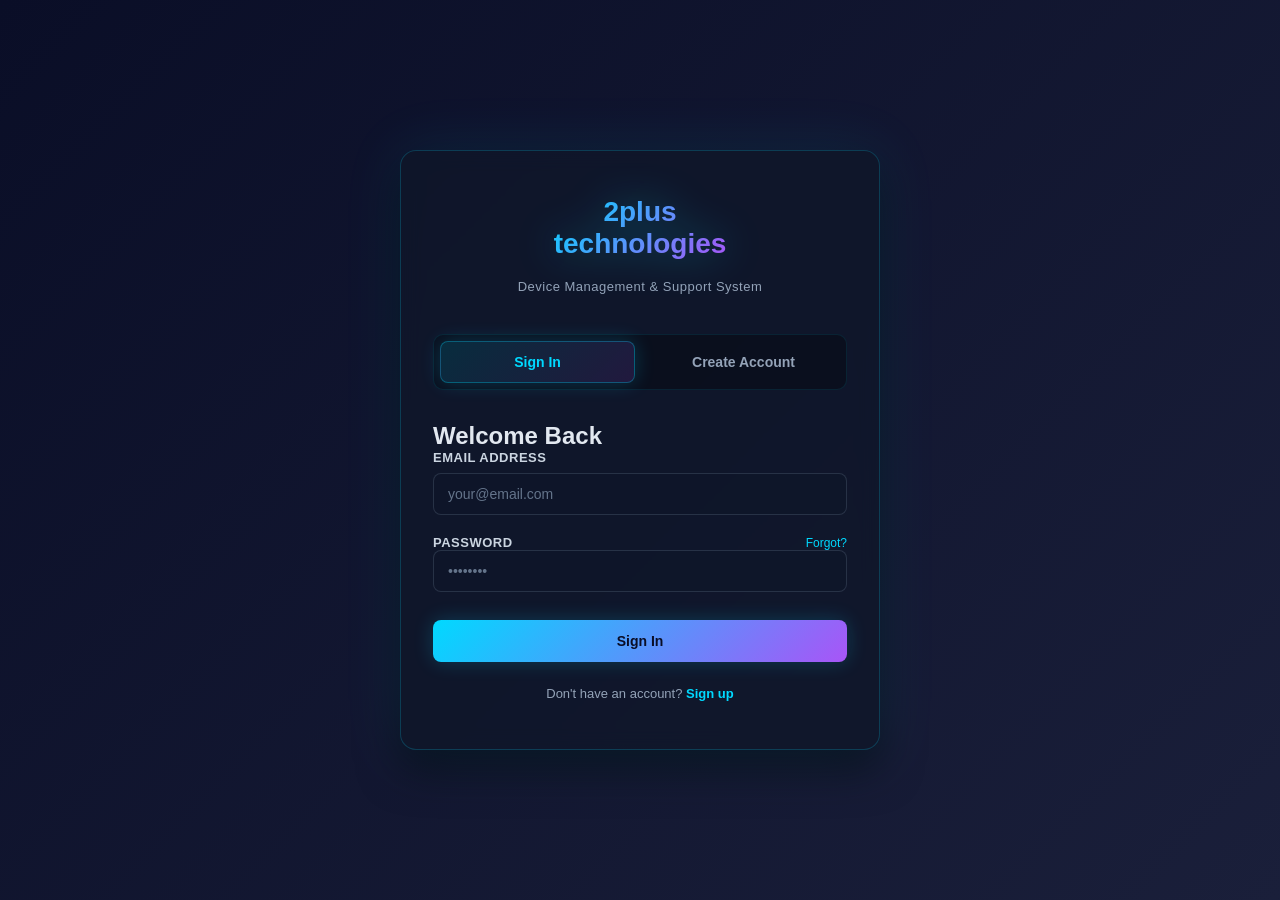
<file: templates/index.html>
<!DOCTYPE html>
<html lang="en">
<head>
    <meta charset="UTF-8">
    <meta name="viewport" content="width=device-width, initial-scale=1.0">
    <link rel="stylesheet" href="/static/style.css">
    <title>2PT-DMS | Authentication</title>
</head>
<body>

    <div class="auth-container">
        <div class="brand-header">
            <div class="logo">
                <h1>2plus technologies </h1>
            </div>
            <p>Device Management & Support System</p>
        </div>

        <div class="tab-switcher">
            <button id="tab-login" class="tab-btn active">Sign In</button>
            <button id="tab-signup" class="tab-btn">Create Account</button>
        </div>

        <!-- LOGIN VIEW -->
        <div id="view-login" class="active">
            <h2>Welcome Back</h2>
            
            <div class="input-group">
                <label for="login-email">Email Address</label>
                <input type="email" id="login-email" placeholder="your@email.com">
            </div>

            <div class="input-group">
                <div class="label-with-link">
                    <label for="login-password">Password</label>
                    <a class="link-forgot" id="forgot-password">Forgot?</a>
                </div>
                <input type="password" id="login-password" placeholder="••••••••">
            </div>

            <button class="btn-primary" onclick="handleLogin()">Sign In</button>
            <p class="auth-footer">Don't have an account? <a onclick="switchTab('signup')">Sign up</a></p>
        </div>

        <!-- SIGNUP VIEW -->
        <div id="view-signup" class="hidden">
            <h2>Create Account</h2>

            <div class="account-type-group">
                <label class="section-label">Account Type</label>
                <div class="radio-group">
                    <label class="radio-option active" id="label-individual">
                        <input type="radio" name="account_type" value="individual" checked onchange="toggleAccountType('individual')">
                        <span class="radio-label">Individual</span>
                    </label>
                    <label class="radio-option" id="label-corporate">
                        <input type="radio" name="account_type" value="corporate" onchange="toggleAccountType('corporate')">
                        <span class="radio-label">Business</span>
                    </label>
                </div>
            </div>

            <div class="input-group">
                <label for="signup-firstname">First Name</label>
                <input type="text" id="signup-firstname" placeholder="John">
                </div>
                <div class="input-group">
                <label for="signup-lastname">Last Name</label>
                <input type="text" id="signup-lastname" placeholder="Doe">
               
            </div>

            <div id="corporate-fields" class="conditional-fields hidden">
                <div class="input-group">
                    <label for="signup-orgname">Business Name</label>
                    <input type="text" id="signup-orgname" placeholder="Your Company Ltd">
                </div>
                <div class="input-group">
                    <label for="signup-orgreg">Registration Number</label>
                    <input type="text" id="signup-orgreg" placeholder="RC-1234567">
                </div>
            </div>

            <div class="input-group">
                <label for="signup-email">Email Address</label>
                <input type="email" id="signup-email" placeholder="your@email.com">
            </div>

            <div class="input-group">
                <label for="signup-phone">Phone Number</label>
                <input type="tel" id="signup-phone" placeholder="+234 800 000 0000">
            </div>

            <div class="input-group">
                <label for="signup-password">Password</label>
                <input type="password" id="signup-password" placeholder="Min. 8 characters">
            </div>
            <div class="input-group">
                <label for="address">Addres</label>
                <textarea id="address" placeholder="22 st street kano"></textarea>
                    
            </div>

            <button class="btn-primary" onclick="handleSignUp()">Create Account</button>
            <p class="auth-footer">Already have an account? <a onclick="switchTab('login')">Sign in</a></p>
        </div>

        <!-- FORGOT PASSWORD VIEW -->
        <div id="view-forgot" class="hidden">
            <div class="forgot-header">
                <h2 id="forgot-title">Reset Password</h2>
                <p id="forgot-subtitle">Enter your email to receive a verification code.</p>
            </div>

            <div class="input-group" id="step-1-group">
                <label for="reset-email">Email Address</label>
                <input type="email" id="reset-email" placeholder="your@email.com">
            </div>

            <div id="step-2-group" class="conditional-fields hidden">
                <div class="input-group">
                    <div class="label-with-link">
                        <label for="reset-otp">Verification Code</label>
                        <a class="link-forgot" onclick="resendOTP()">Resend</a>
                    </div>
                    <input type="text" id="reset-otp" maxlength="6" placeholder="000000">
                </div>

                <div class="input-group">
                    <label for="reset-new-password">New Password</label>
                    <input type="password" id="reset-new-password" placeholder="••••••••">
                </div>
            </div>

            <button id="btn-forgot-submit" class="btn-primary" onclick="handleForgotPassword()">Send Code</button>
            <button class="btn-secondary" onclick="switchTab('login')">Back to Sign In</button>
        </div>
    </div>

    <script src="/static/script.js"></script>
</body>
    </html>
</file>
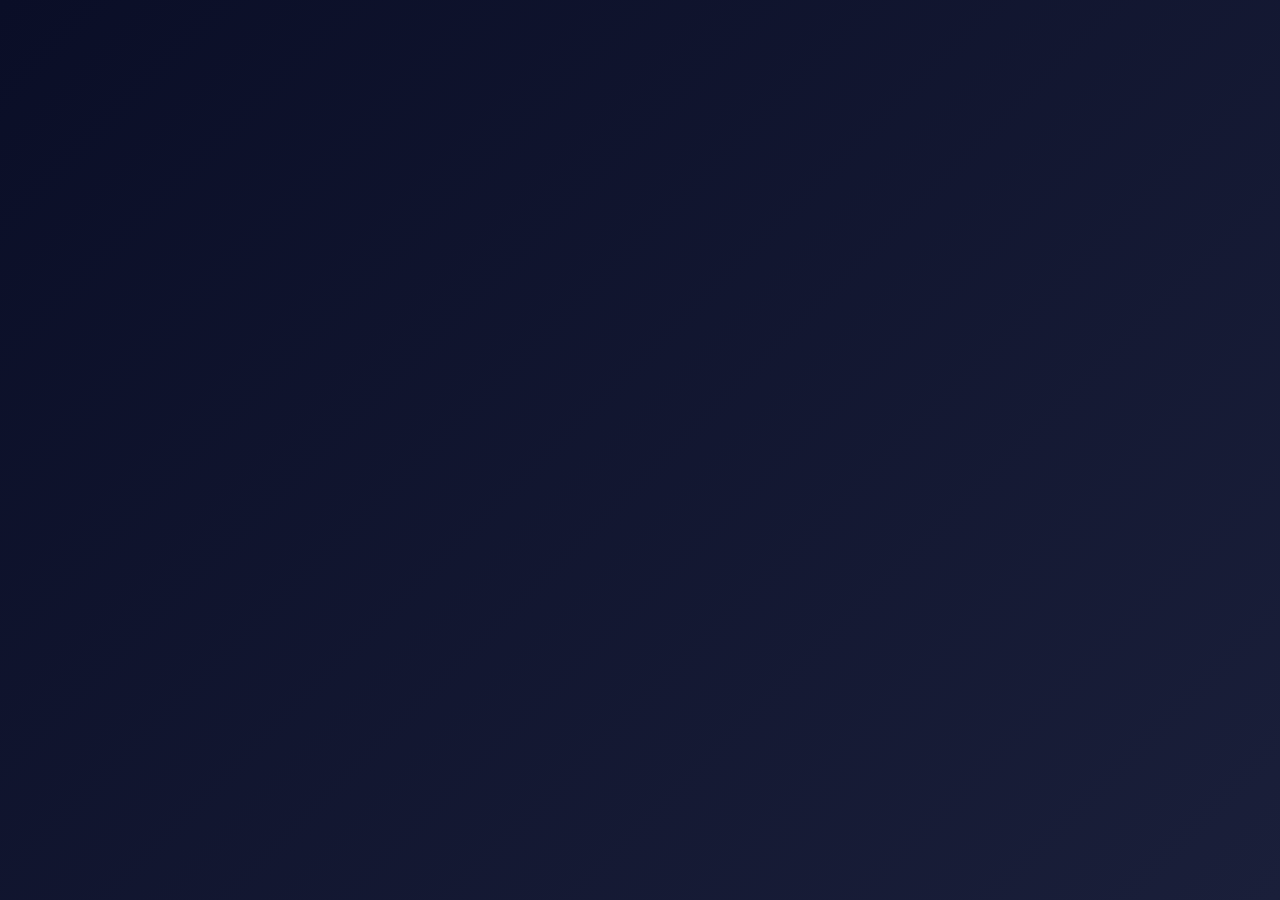
<file: templates/new-feature.html>
<!DOCTYPE html>
<html lang="en">
<head>
    <meta charset="UTF-8">
    <title>Page title</title>
    <link rel="stylesheet" href="https://cdnjs.cloudflare.com/ajax/libs/font-awesome/6.4.0/css/all.min.css">
    

    <link rel="stylesheet" href="/static/new-feature.css">
    <link rel = "stylesheet" href="/static/dashboard.css">
<body>
    <section id="view-myorganization" class="view hidden">
    <div class="card">
        <div class="card-head"><h2 id="my-org-name"></h2></div>
        
        <!-- 🔽 VIEW 1: One-time "Add Organization" Form 🔽 -->
        <div id="org-create-view" class="card-body hidden">
            <div class="form-card">
                <h3 style="margin-bottom: 8px;">Set Up Your Organization</h3>
                <p class="muted small" style="margin-bottom: 16px;">Create or join an organization to manage devices and collaborate with agents.</p>
                <form id="org-form">
                    <label>
                        Organization Name
                        <input type="text" id="org-name" class="search" required placeholder="e.g. 2PT Solutions" style="width: 100%;">
                    </label>
                    
                    <label>
                        Registration Number <span class="optional">registration number of company</span>
                        <input type="text" id="org-reg" class="search" placeholder="RC-123456" style="width: 100%;">
                    </label>
                    
                    <div class="form-actions">
                        <button type="submit" class="primary">Create Organization</button>
                    </div>
                </form>
            </div>
        </div>

        <!-- 🔽 VIEW 2: Organization Info (Hidden by default) 🔽 -->
        <div id="org-info-view" class="hidden">
            <div class="panel-grid">
                <!-- Details Card -->
                <div class="card">
                    <div class="card-head"><h3><i class="fa-solid fa-building"></i> Organization Details</h3></div>
                    <div class="stat-row">
                        <span class="muted">Name:</span>
                        <span id="org-display-name">—</span>
                    </div>
                    <div class="stat-row">
                        <span class="muted">Admin:</span>
                        <span id="org-display-admin">—</span>
                    </div>
                    <div class="stat-row" style="border-bottom: none; padding-top: 8px;">
                        <span class="muted">Status:</span>
                        <span class="badge green">Active</span>
                    </div>
                </div>

                <!-- Announcements Card -->
                <div class="card">
                    <div class="card-head"><h3><i class="fa-solid fa-bullhorn" style="color:#e2e8f0"></i> Announcements</h3></div>
                    <p id="org-announcement" class="muted" style="padding: 8px 0;">No recent announcements from admin.</p>
                </div>

                <!-- Messages Card -->
                <div class="card">
                    <div class="card-head"><h3><i class="fa-solid fa-message"></i> Admin Messages</h3></div>
                    <div id="org-messages">
                        <div>
                            <strong>System/Admin:</strong> Welcome to the organization dashboard. Please review device assignments and keep statuses updated.
                            <div class="muted small">Today, 09:00 AM</div>
                        </div>
                    </div>
                    <div style="text-align: right; margin-top: 12px;">
                        <button class="link" onclick="openMessageComposer()"><i class="fa-solid fa-reply"></i> Reply to Admin</button>
                    </div>
                </div>
            </div>
        </div>
    </div>
</section>
<script src="/static/new-feature.js" defer></script>

</body>
</html>
</file>
<file: static/style.css>
* {
            margin: 0;
            padding: 0;
            box-sizing: border-box;
        }

        body {
            font-family: -apple-system, BlinkMacSystemFont, 'Segoe UI', 'Roboto', 'Oxygen', 'Ubuntu', 'Cantarell', sans-serif;
            background: linear-gradient(135deg, #0a0e27 0%, #1a1f3a 100%);
            min-height: 100vh;
            display: flex;
            justify-content: center;
            align-items: center;
            padding: 20px;
            color: #e2e8f0;
        }

        .auth-container {
            width: 100%;
            max-width: 480px;
            background: rgba(15, 23, 42, 0.8);
            backdrop-filter: blur(10px);
            border: 1px solid rgba(0, 217, 255, 0.2);
            border-radius: 16px;
            padding: 48px 32px;
            box-shadow: 
                0 0 60px rgba(0, 217, 255, 0.1),
                0 20px 40px rgba(0, 0, 0, 0.5);
        }

        .brand-header {
            text-align: center;
            margin-bottom: 40px;
        }

        .logo {
            width: 64px;
            height: 64px;
            margin: 0 auto 16px;
            display: flex;
            align-items: center;
            justify-content: center;
            filter: drop-shadow(0 0 20px rgba(0, 217, 255, 0.4));
        }

        .brand-header h1 {
            font-size: 28px;
            font-weight: 700;
            background: linear-gradient(135deg, #00d9ff, #a855f7);
            -webkit-background-clip: text;
            -webkit-text-fill-color: transparent;
            background-clip: text;
            margin-bottom: 6px;
        }

        .brand-header p {
            font-size: 13px;
            color: #94a3b8;
            letter-spacing: 0.5px;
        }

        .tab-switcher {
            display: flex;
            gap: 12px;
            margin-bottom: 32px;
            background: rgba(0, 0, 0, 0.3);
            padding: 6px;
            border-radius: 10px;
            border: 1px solid rgba(0, 217, 255, 0.1);
        }

        .tab-btn {
            flex: 1;
            padding: 12px 16px;
            border: none;
            background: transparent;
            color: #94a3b8;
            font-size: 14px;
            font-weight: 600;
            border-radius: 8px;
            cursor: pointer;
            transition: all 0.3s ease;
        }

        .tab-btn:hover {
            color: #00d9ff;
        }

        .tab-btn.active {
            background: linear-gradient(135deg, rgba(0, 217, 255, 0.15), rgba(168, 85, 247, 0.15));
            color: #00d9ff;
            border: 1px solid rgba(0, 217, 255, 0.3);
            box-shadow: 0 0 20px rgba(0, 217, 255, 0.2);
        }

        /* KEY FIX: Use visibility + opacity instead of display */
        .auth-view {
            visibility: hidden;
            opacity: 0;
            position: absolute;
            transition: opacity 0.3s ease;
            pointer-events: none;
        }
        .hidden{
            display: none !important;
        }

        .auth-view.active {
            visibility: visible;
            opacity: 1;
            position: relative;
            pointer-events: auto;
        }

        .auth-view h2 {
            font-size: 24px;
            margin-bottom: 24px;
            color: #f1f5f9;
        }

        .input-group {
            margin-bottom: 20px;
        }

        .input-group label {
            display: block;
            font-size: 13px;
            font-weight: 600;
            color: #cbd5e1;
            margin-bottom: 8px;
            text-transform: uppercase;
            letter-spacing: 0.5px;
        }

        .input-group input {
            width: 100%;
            padding: 12px 14px;
            background: rgba(15, 23, 42, 0.8);
            border: 1px solid rgba(100, 116, 139, 0.3);
            border-radius: 8px;
            color: #f1f5f9;
            font-size: 14px;
            outline: none;
            transition: all 0.3s ease;
        }

        .input-group input::placeholder {
            color: #64748b;
        }

        .input-group input:focus {
            background: rgba(0, 217, 255, 0.05);
            border-color: #00d9ff;
            box-shadow: 0 0 20px rgba(0, 217, 255, 0.2);
        }

        .label-with-link {
            display: flex;
            justify-content: space-between;
            align-items: center;
        }

        .label-with-link label {
            margin-bottom: 0;
        }

        .link-forgot {
            font-size: 12px;
            color: #00d9ff;
            text-decoration: none;
            font-weight: 500;
            cursor: pointer;
            transition: all 0.2s ease;
        }

        .link-forgot:hover {
            color: #a855f7;
            text-decoration: underline;
        }

        .account-type-group {
            margin-bottom: 24px;
        }

        .section-label {
            display: block;
            font-size: 12px;
            font-weight: 700;
            color: #94a3b8;
            margin-bottom: 12px;
            text-transform: uppercase;
            letter-spacing: 0.5px;
        }

        .radio-group {
            display: flex;
            gap: 12px;
        }

        .radio-option {
            flex: 1;
        }

        .radio-option input {
            display: none;
        }

        .radio-option.active .radio-label {
            border-color: #00d9ff;
            background: rgba(0, 217, 255, 0.1);
            color: #00d9ff;
            box-shadow: 0 0 15px rgba(0, 217, 255, 0.15);
        }

        .radio-label {
            display: block;
            padding: 12px 16px;
            border: 1px solid rgba(100, 116, 139, 0.3);
            border-radius: 8px;
            text-align: center;
            font-size: 13px;
            font-weight: 600;
            color: #94a3b8;
            cursor: pointer;
            transition: all 0.3s ease;
        }

        .radio-label:hover {
            border-color: #00d9ff;
            color: #00d9ff;
        }

        .conditional-fields {
            display: block;
            transition: all 0.3s ease;
        }

        .conditional-fields.hidden {
            display: none;
        }

        .btn-primary {
            width: 100%;
            padding: 13px 16px;
            margin-top: 8px;
            background: linear-gradient(135deg, #00d9ff, #a855f7);
            border: none;
            border-radius: 8px;
            color: #0a0e27;
            font-size: 14px;
            font-weight: 700;
            cursor: pointer;
            transition: all 0.3s ease;
            box-shadow: 0 0 20px rgba(0, 217, 255, 0.2);
        }

        .btn-primary:hover {
            transform: translateY(-2px);
            box-shadow: 0 0 30px rgba(0, 217, 255, 0.4);
        }

        .btn-primary:active {
            transform: translateY(0);
        }

        .btn-secondary {
            width: 100%;
            padding: 12px 16px;
            margin-top: 12px;
            background: transparent;
            border: 1px solid rgba(0, 217, 255, 0.3);
            border-radius: 8px;
            color: #00d9ff;
            font-size: 14px;
            font-weight: 600;
            cursor: pointer;
            transition: all 0.3s ease;
        }

        .btn-secondary:hover {
            background: rgba(0, 217, 255, 0.1);
            box-shadow: 0 0 15px rgba(0, 217, 255, 0.15);
        }

        .forgot-header {
            margin-bottom: 28px;
        }

        .forgot-header h2 {
            font-size: 24px;
            margin-bottom: 8px;
        }

        .forgot-header p {
            font-size: 13px;
            color: #94a3b8;
            line-height: 1.5;
        }

        .auth-footer {
            font-size: 13px;
            color: #94a3b8;
            text-align: center;
            margin-top: 24px;
        }

        .auth-footer a {
            color: #00d9ff;
            text-decoration: none;
            font-weight: 600;
            cursor: pointer;
        }

        .auth-footer a:hover {
            color: #a855f7;
            text-decoration: underline;
        }

        @media (max-width: 480px) {
            .auth-container {
                padding: 32px 20px;
            }
        }
   .input-group textarea {
            width: 100%;
            field-sizing:content;
            padding: 12px 14px;
            background: rgba(15, 23, 42, 0.8);
            border: 1px solid rgba(100, 116, 139, 0.3);
            border-radius: 8px;
            color: #f1f5f9;
            font-size: 14px;
            outline: none;
            transition: all 0.3s ease;
        }

        .input-group textarea::placeholder {
            color: #64748b;
}
#toast-container {
    position: fixed;
    top: 20px;
    right: 20px;
    z-index: 9999;
}

.toast {
    margin-bottom: 10px;
    padding: 12px 20px;
    border-radius: 5px;
    color: #fff;
    font-size: 14px;
    box-shadow: 0 2px 6px rgba(0,0,0,0.2);
    opacity: 0.95;
    transition: opacity 0.5s ease;
}

.toast.success {
    background-color: #28a745; /* green */
}

.toast.error {
    background-color: #dc3545; /* red */
}

.toast.fade-out {
    opacity: 0;
}
</file>
<file: static/new-feature.css>
/* ===== ORGANIZATION SECTION ===== */
#org-create-view .form-card {
    max-width: 480px;
    margin: 0 auto;
    padding: 10px 0;
}

#org-create-view label {
    margin-bottom: 8px;
}

#org-create-view input[type="text"] {
    width: 100%;
    margin-bottom: 4px;
}

#org-create-view button.primary {
    margin-top: 8px;
}

#org-info-view .panel-grid {
    grid-template-columns: repeat(auto-fit, minmax(280px, 1fr));
    gap: 16px;
}

#org-info-view .card {
    margin: 0;
}

#org-messages {
    min-height: 120px;
}

#org-messages > div {
    background: rgba(34, 211, 238, 0.08);
    border: 1px solid rgba(34, 211, 238, 0.25);
    border-radius: 11px;
    padding: 12px 14px;
    margin-bottom: 12px;
    line-height: 1.5;
}

#org-messages strong {
    color: var(--text);
    font-weight: 600;
}

#org-messages .muted {
    margin-top: 6px;
    font-size: 11.5px;
}

/* ===== MOBILE RESPONSIVE ===== */
@media (max-width: 860px) {
    .main { 
        padding: 16px 12px; 
    }
    
    .card {
        padding: 16px 14px;
        margin-bottom: 16px;
    }
    
    .card-head h2 {
        font-size: 18px;
    }
    
    .card-head h3 {
        font-size: 15px;
    }
    
    .panel-grid {
        grid-template-columns: 1fr;
        gap: 14px;
    }
    
    button.primary {
        width: 100%;
        max-width: none;
    }
    
    #toast-container {
        left: 12px;
        right: 12px;
    }
    
    .toast {
        width: auto;
    }
}
</file>
<file: static/dashboard.css>
:root {
    --bg: #0a0e27;
    --bg-2: #1a1f3a;
    --card: rgba(255, 255, 255, 0.04);
    --border: rgba(255, 255, 255, 0.09);
    --text: #e2e8f0;
    --muted: #8b97b5;
    --cyan: #22d3ee;
    --purple: #a855f7;
    --green: #34d399;
    --amber: #fbbf24;
    --red: #f87171;
}

* { box-sizing: border-box; margin: 0; padding: 0; }

body {
    font-family: "Segoe UI", system-ui, -apple-system, sans-serif;
    background: linear-gradient(135deg, var(--bg) 0%, var(--bg-2) 100%);
    color: var(--text);
    min-height: 100vh;
}

.layout { display: flex; min-height: 100vh; }
.hidden { display: none !important; }
.muted { color: var(--muted); }
.small { font-size: 12px; }

/* sidebar */
.sidebar {
    width: 250px;
    flex-shrink: 0;
    background: rgba(10, 14, 39, 0.75);
    border-right: 1px solid var(--border);
    padding: 22px 16px;
    display: flex;
    flex-direction: column;
    gap: 26px;
}

.brand { display: flex; align-items: center; gap: 12px; }
.brand-mark {
    width: 40px; height: 40px;
    border-radius: 11px;
    display: grid; place-items: center;
    font-weight: 700; font-size: 13px; color: #06121a;
    background: linear-gradient(135deg, var(--cyan), var(--purple));
}
.brand-name { font-weight: 700; letter-spacing: .4px; }
.brand-sub { font-size: 12px; color: var(--muted); }

.nav { display: flex; flex-direction: column; gap: 4px; flex: 1; }
.nav button {
    display: flex; align-items: center; gap: 11px;
    background: none; border: none; cursor: pointer;
    color: var(--muted); font-size: 14px;
    padding: 11px 13px; border-radius: 10px;
    text-align: left; width: 100%;
    font-family: inherit;
}
.nav button i { width: 16px; text-align: center; }
.nav button:hover { background: rgba(255, 255, 255, 0.05); color: var(--text); }
.nav button.active {
    background: linear-gradient(90deg, rgba(34, 211, 238, .18), rgba(168, 85, 247, .18));
    color: #fff;
    border: 1px solid rgba(34, 211, 238, .35);
}

.logout {
    background: rgba(248, 113, 113, .1);
    border: 1px solid rgba(248, 113, 113, .35);
    color: #fca5a5;
    padding: 10px; border-radius: 10px; cursor: pointer;
    font-family: inherit; font-size: 13px;
}

/* main */
.main { flex: 1; padding: 26px 30px 50px; min-width: 0; }
.topbar {
    display: flex; justify-content: space-between; align-items: center;
    gap: 20px; margin-bottom: 26px; flex-wrap: wrap;
}
.topbar h1 { font-size: 23px; }
.topbar p { font-size: 13px; margin-top: 4px; }

.user-chip {
    display: flex; align-items: center; gap: 11px;
    background: var(--card); border: 1px solid var(--border);
    padding: 8px 14px; border-radius: 12px;
}
.avatar {
    width: 36px; height: 36px; border-radius: 50%;
    display: grid; place-items: center;
    font-weight: 700; font-size: 13px; color: #06121a;
    background: linear-gradient(135deg, var(--cyan), var(--purple));
}
.user-name { font-size: 14px; font-weight: 600; }

/* kpis */
.kpi-grid {
    display: grid;
    grid-template-columns: repeat(auto-fill, minmax(215px, 1fr));
    gap: 15px; margin-bottom: 22px;
}
.kpi {
    background: var(--card); border: 1px solid var(--border);
    border-radius: 14px; padding: 17px 18px;
    display: flex; justify-content: space-between; align-items: flex-start; gap: 12px;
}
.kpi-label { font-size: 12px; color: var(--muted); text-transform: uppercase; letter-spacing: .6px; }
.kpi-value { font-size: 27px; font-weight: 700; margin-top: 7px; }
.kpi-icon {
    width: 38px; height: 38px; border-radius: 11px;
    display: grid; place-items: center; font-size: 15px;
    background: rgba(34, 211, 238, .12); color: var(--cyan);
}
.kpi.purple .kpi-icon { background: rgba(168, 85, 247, .13); color: var(--purple); }
.kpi.green .kpi-icon { background: rgba(52, 211, 153, .13); color: var(--green); }
.kpi.amber .kpi-icon { background: rgba(251, 191, 36, .13); color: var(--amber); }
.kpi.red .kpi-icon { background: rgba(248, 113, 113, .13); color: var(--red); }

/* cards */
.panel-grid {
    display: grid;
    grid-template-columns: repeat(auto-fit, minmax(320px, 1fr));
    gap: 16px;
}
.card {
    background: var(--card); border: 1px solid var(--border);
    border-radius: 15px; padding: 19px 20px;
}
.card-head {
    display: flex; justify-content: space-between; align-items: center;
    gap: 14px; margin-bottom: 15px; flex-wrap: wrap;
}
.card-head h2 { font-size: 16px; }
.form-card { max-width: 720px; }

.stat-row {
    display: flex; justify-content: space-between;
    padding: 10px 0; border-bottom: 1px solid var(--border); font-size: 14px;
}
.stat-row:last-child { border-bottom: none; }
.stat-row span:last-child { font-weight: 600; }

/* tables */
.table-wrap { overflow-x: auto; }
table { width: 100%; border-collapse: collapse; font-size: 13.5px; }
th, td { text-align: left; padding: 11px 12px; border-bottom: 1px solid var(--border); white-space: nowrap; }
th { color: var(--muted); font-size: 11.5px; text-transform: uppercase; letter-spacing: .6px; }
tbody tr:hover { background: rgba(255, 255, 255, 0.03); }
.empty { color: var(--muted); padding: 22px 0; text-align: center; font-size: 13px; }

.badge {
    display: inline-block; padding: 3px 10px; border-radius: 999px;
    font-size: 11.5px; font-weight: 600; text-transform: capitalize;
}
.badge.green { background: rgba(52, 211, 153, .14); color: var(--green); }
.badge.amber { background: rgba(251, 191, 36, .14); color: var(--amber); }
.badge.red { background: rgba(248, 113, 113, .14); color: var(--red); }
.badge.cyan { background: rgba(34, 211, 238, .14); color: var(--cyan); }
.badge.grey { background: rgba(255, 255, 255, .07); color: var(--muted); }

/* forms */
form { display: flex; flex-direction: column; gap: 15px; }
label { display: flex; flex-direction: column; gap: 7px; font-size: 13px; color: var(--muted); }
.field-row { display: grid; grid-template-columns: repeat(auto-fit, minmax(170px, 1fr)); gap: 14px; }
input, select, textarea {
    background: rgba(10, 14, 39, .6);
    border: 1px solid var(--border);
    border-radius: 9px; padding: 10px 12px;
    color: var(--text); font-family: inherit; font-size: 14px;
}
input:focus, select:focus, textarea:focus { outline: none; border-color: var(--cyan); }
.search { min-width: 220px; }
fieldset { border: 1px solid var(--border); border-radius: 11px; padding: 14px 15px; }
legend { color: var(--muted); font-size: 12px; padding: 0 6px; text-transform: uppercase; letter-spacing: .6px; }
.checks { display: grid; grid-template-columns: repeat(auto-fill, minmax(180px, 1fr)); gap: 9px; }
.checks label { flex-direction: row; align-items: center; gap: 8px; color: var(--text); text-transform: capitalize; }
.checks input { width: 15px; height: 15px; }

button.primary, button.link {
    cursor: pointer; font-family: inherit; border-radius: 10px;
}
button.primary {
    align-self: flex-start;
    background: linear-gradient(135deg, var(--cyan), var(--purple));
    border: none; color: #06121a; font-weight: 700;
    padding: 11px 20px; font-size: 14px;
}
button.link {
    background: rgba(34, 211, 238, .1); border: 1px solid rgba(34, 211, 238, .35);
    color: var(--cyan); padding: 5px 12px; font-size: 12px;
}

.profile { display: grid; grid-template-columns: 160px 1fr; gap: 12px 18px; font-size: 14px; }
.profile dt { color: var(--muted); }

/* toasts */
#toast-container { position: fixed; top: 18px; right: 18px; display: flex; flex-direction: column; gap: 10px; z-index: 99; }
.toast {
    padding: 12px 18px; border-radius: 10px; font-size: 13.5px;
    background: rgba(10, 14, 39, .95); border: 1px solid var(--border);
}
.toast.success { border-color: rgba(52, 211, 153, .5); color: var(--green); }
.toast.error { border-color: rgba(248, 113, 113, .5); color: var(--red); }

@media (max-width: 860px) {
    .layout { flex-direction: column; }
    .sidebar { width: 100%; flex-direction: column; }
    .nav { flex-direction: row; flex-wrap: wrap; }
    .main { padding: 20px 16px 40px; }
}
/* add-device */
.note {
    display: flex;
    align-items: flex-start;
    gap: 10px;
    background: rgba(34, 211, 238, .07);
    border: 1px solid rgba(34, 211, 238, .28);
    border-radius: 11px;
    padding: 12px 14px;
    margin-bottom: 16px;
    font-size: 13px;
    color: var(--muted);
    line-height: 1.55;
}

.note i {
    color: var(--cyan);
    margin-top: 2px;
}

.hint {
    font-size: 11.5px;
    color: var(--muted);
    opacity: .75;
}

.optional {
    font-size: 10.5px;
    text-transform: uppercase;
    letter-spacing: .5px;
    color: var(--muted);
    opacity: .7;
    margin-left: 5px;
}

.form-actions {
    display: flex;
    align-items: center;
    gap: 10px;
    flex-wrap: wrap;
}

button.ghost {
    cursor: pointer;
    font-family: inherit;
    border-radius: 10px;
    background: none;
    border: 1px solid var(--border);
    color: var(--muted);
    padding: 11px 18px;
    font-size: 14px;
}

button.ghost:hover {
    border-color: rgba(255, 255, 255, .2);
    color: var(--text);
}

/* ===== ORGANIZATION SECTION ===== */
#org-create-view .form-card {
    max-width: 480px;
    margin: 0 auto;
    padding: 10px 0;
}

#org-create-view label {
    margin-bottom: 8px;
}

#org-create-view input[type="text"] {
    width: 100%;
    margin-bottom: 4px;
}

#org-create-view button.primary {
    margin-top: 8px;
}

#org-info-view .panel-grid {
    grid-template-columns: repeat(auto-fit, minmax(280px, 1fr));
    gap: 16px;
}

#org-info-view .card {
    margin: 0;
}

#org-messages {
    min-height: 120px;
}

#org-messages > div {
    background: rgba(34, 211, 238, 0.08);
    border: 1px solid rgba(34, 211, 238, 0.25);
    border-radius: 11px;
    padding: 12px 14px;
    margin-bottom: 12px;
    line-height: 1.5;
}

#org-messages strong {
    color: var(--text);
    font-weight: 600;
}

#org-messages .muted {
    margin-top: 6px;
    font-size: 11.5px;
}
</file>
